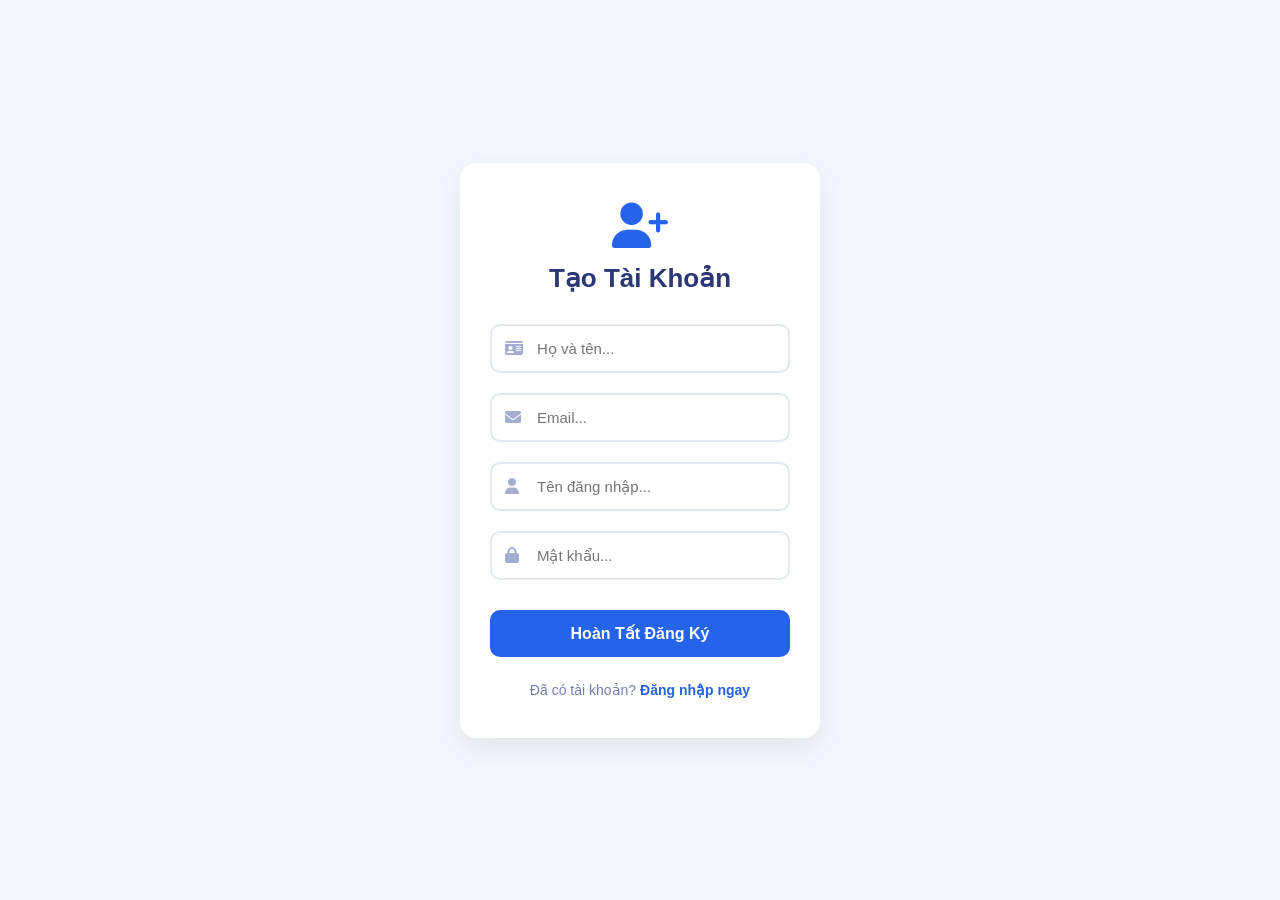
<file: register.html>
<!DOCTYPE html>
<html lang="vi">
<head>
    <meta charset="UTF-8">
    <meta name="viewport" content="width=device-width, initial-scale=1.0">
    <title>Đăng Ký - HẾT TIỀN CHƯA</title>
    <link rel="stylesheet" href="https://cdnjs.cloudflare.com/ajax/libs/font-awesome/6.4.0/css/all.min.css">
    <link rel="stylesheet" href="assets/css/login.css">
</head>
<body>
    <div class="login-container">
        <div class="login-card">
            <div class="login-header">
                <i class="fa-solid fa-user-plus"></i>
                <h2>Tạo Tài Khoản</h2>
            </div>
        
            <form id="formDangKy">
                <div class="input-group">
                    <i class="fa-solid fa-id-card"></i>
                    <input type="text" id="reg_fullname" placeholder="Họ và tên..." required>
                </div>
                <div class="input-group">
                    <i class="fa-solid fa-envelope"></i>
                    <input type="email" id="reg_email" placeholder="Email..." required>
                </div>
                <div class="input-group">
                    <i class="fa-solid fa-user"></i>
                    <input type="text" id="reg_username" placeholder="Tên đăng nhập..." required>
                </div>
                <div class="input-group">
                    <i class="fa-solid fa-lock"></i>
                    <input type="password" id="reg_password" placeholder="Mật khẩu..." required>
                </div>
                
                <button type="submit" class="btn-login" id="btnDangKy">
                    Hoàn Tất Đăng Ký
                </button>
            </form>
            
            <div class="toggle-forms">
                <p>Đã có tài khoản? <a href="login.html" class="link-text">Đăng nhập ngay</a></p>
            </div>
        </div>
    </div>
    
    <script src="assets/js/register.js"></script>
</body>
</html>
</file>
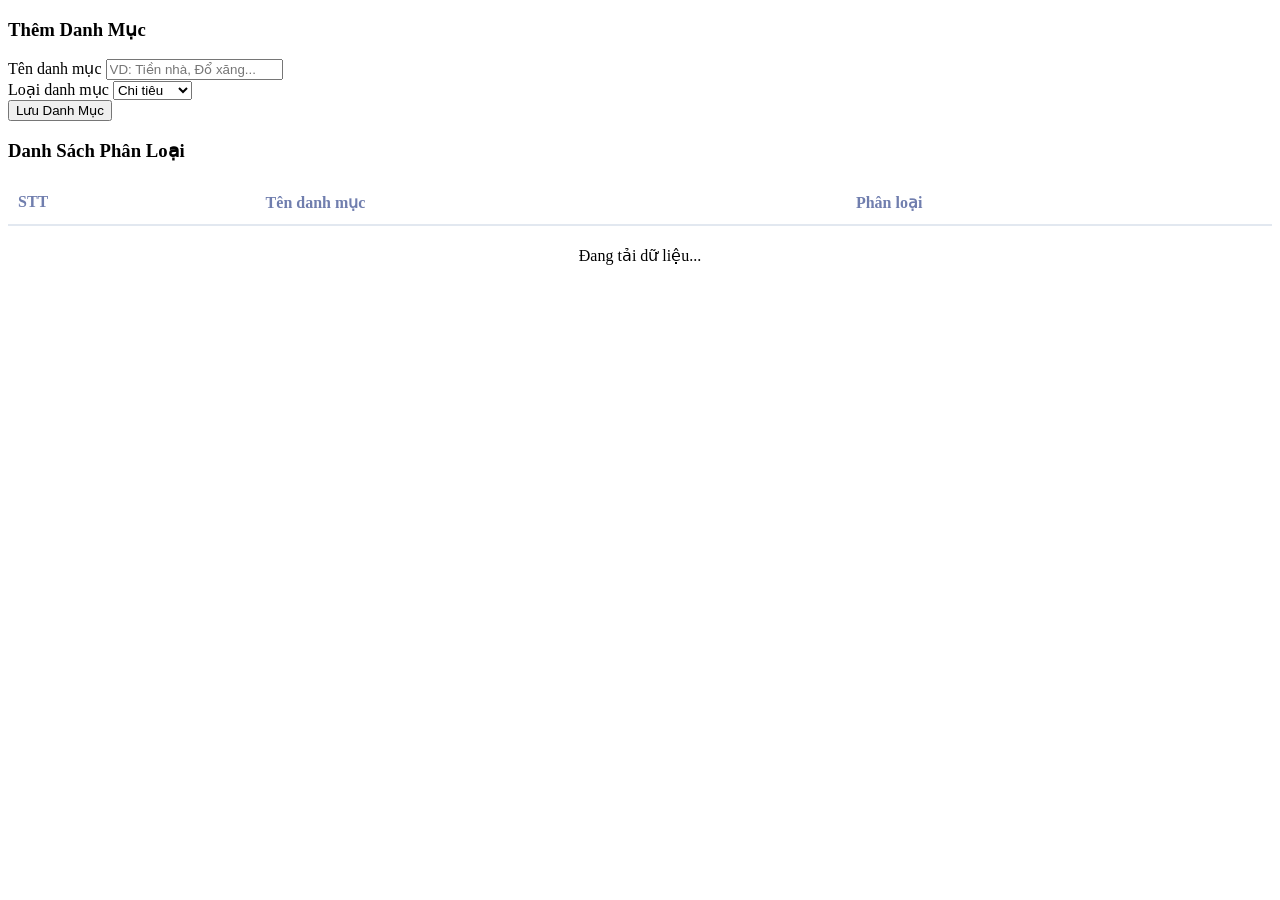
<file: views/danhmuc.html>
<!DOCTYPE html>
<html lang="en">
<head>
    <meta charset="UTF-8">
    <meta name="viewport" content="width=device-width, initial-scale=1.0">
    <title>Danh Mục</title>
</head>
<body>
    <div class="transaction-page">
        <div class="form-card">
            <h3><i class="fa-solid fa-folder-plus"></i> Thêm Danh Mục</h3>
            <form id="formDanhMuc">
                <div class="form-group">
                    <label>Tên danh mục</label>
                    <input type="text" id="tenDanhMuc" placeholder="VD: Tiền nhà, Đổ xăng..." autocomplete="off" required>
                </div>
                
                <div class="form-group">
                    <label>Loại danh mục</label>
                    <select id="loaiDanhMuc">
                        <option value="chi">Chi tiêu</option>
                        <option value="thu">Thu nhập</option>
                    </select>
                </div>

                <button type="submit" class="btn-submit"><i class="fa-solid fa-floppy-disk"></i> Lưu Danh Mục</button>
            </form>
        </div>

        <div class="table-card">
            <h3><i class="fa-solid fa-list"></i> Danh Sách Phân Loại</h3>
            
            <table style="width: 100%; border-collapse: collapse; margin-top: 15px;">
                <thead>
                    <tr style="border-bottom: 2px solid #e2e8f0; text-align: left; color: #707eae;">
                        <th style="padding: 12px 10px;">STT</th>
                        <th style="padding: 12px 10px;">Tên danh mục</th>
                        <th style="padding: 12px 10px;">Phân loại</th>
                    </tr>
                </thead>
                <tbody id="bangDanhMuc">
                    <tr>
                        <td colspan="3" style="text-align: center; padding: 20px;">Đang tải dữ liệu...</td>
                    </tr>
                </tbody>
            </table>
            
        </div>
    </div>
</body>
</html>
</file>
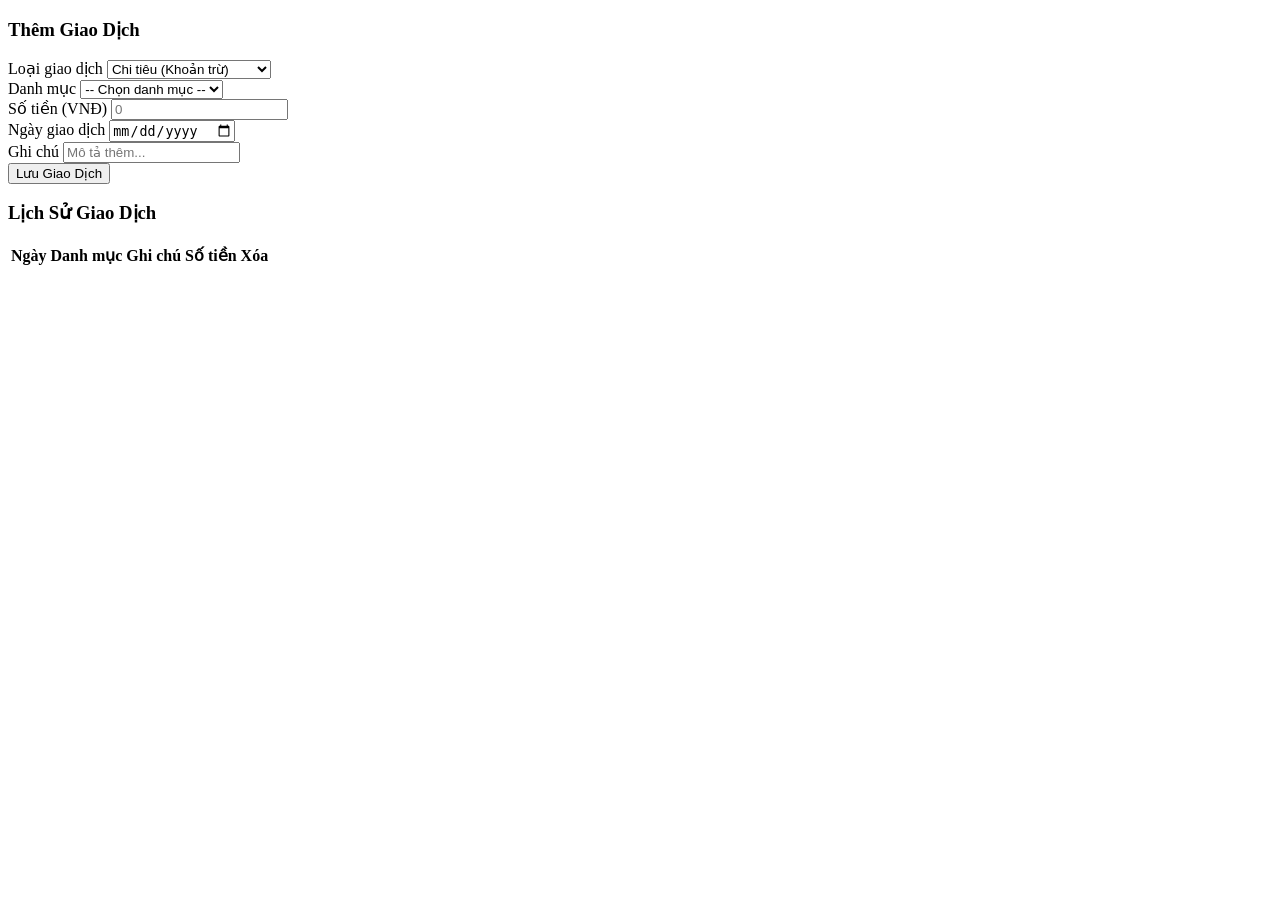
<file: views/giaodich.html>
<!DOCTYPE html>
<html lang="en">
<head>
    <meta charset="UTF-8">
    <meta name="viewport" content="width=device-width, initial-scale=1.0">
    <title>Document</title>
</head>
<body>
    <div class="transaction-page">
    <div class="form-card">
        <h3><i class="fa-solid fa-plus-circle"></i> Thêm Giao Dịch</h3>
        <form id="formGiaoDich">
            <div class="form-group">
                <label>Loại giao dịch</label>
                <select id="loaiGiaoDich">
                    <option value="chi">Chi tiêu (Khoản trừ)</option>
                    <option value="thu">Thu nhập (Khoản cộng)</option>
                </select>
            </div>
            
            <div class="form-group">
                <label>Danh mục</label>
                <select id="danhMucSelect" required>
                    <option value="">-- Chọn danh mục --</option>
                </select>
            </div>
            <div class="form-group">
                <label>Số tiền (VNĐ)</label>
                <input type="number" id="soTien" placeholder="0" min="1000" required>
            </div>

            <div class="form-group">
                <label>Ngày giao dịch</label>
                <input type="date" id="ngayGiaoDich" required>
            </div>

            <div class="form-group">
                <label>Ghi chú</label>
                <input type="text" id="ghiChu" placeholder="Mô tả thêm...">
            </div>

            <button type="submit" class="btn-submit"><i class="fa-solid fa-floppy-disk"></i> Lưu Giao Dịch</button>
        </form>
    </div>

    <div class="table-card">
        <h3><i class="fa-solid fa-clock-rotate-left"></i> Lịch Sử Giao Dịch</h3>
        <div class="table-responsive">
            <table class="data-table">
                <thead>
                    <tr>
                        <th>Ngày</th>
                        <th>Danh mục</th>
                        <th>Ghi chú</th>
                        <th>Số tiền</th>
                        <th>Xóa</th>
                    </tr>
                </thead>
                <tbody id="bangGiaoDich">
                    </tbody>
            </table>
        </div>
    </div>
</div>
</body>
</html>
</file>
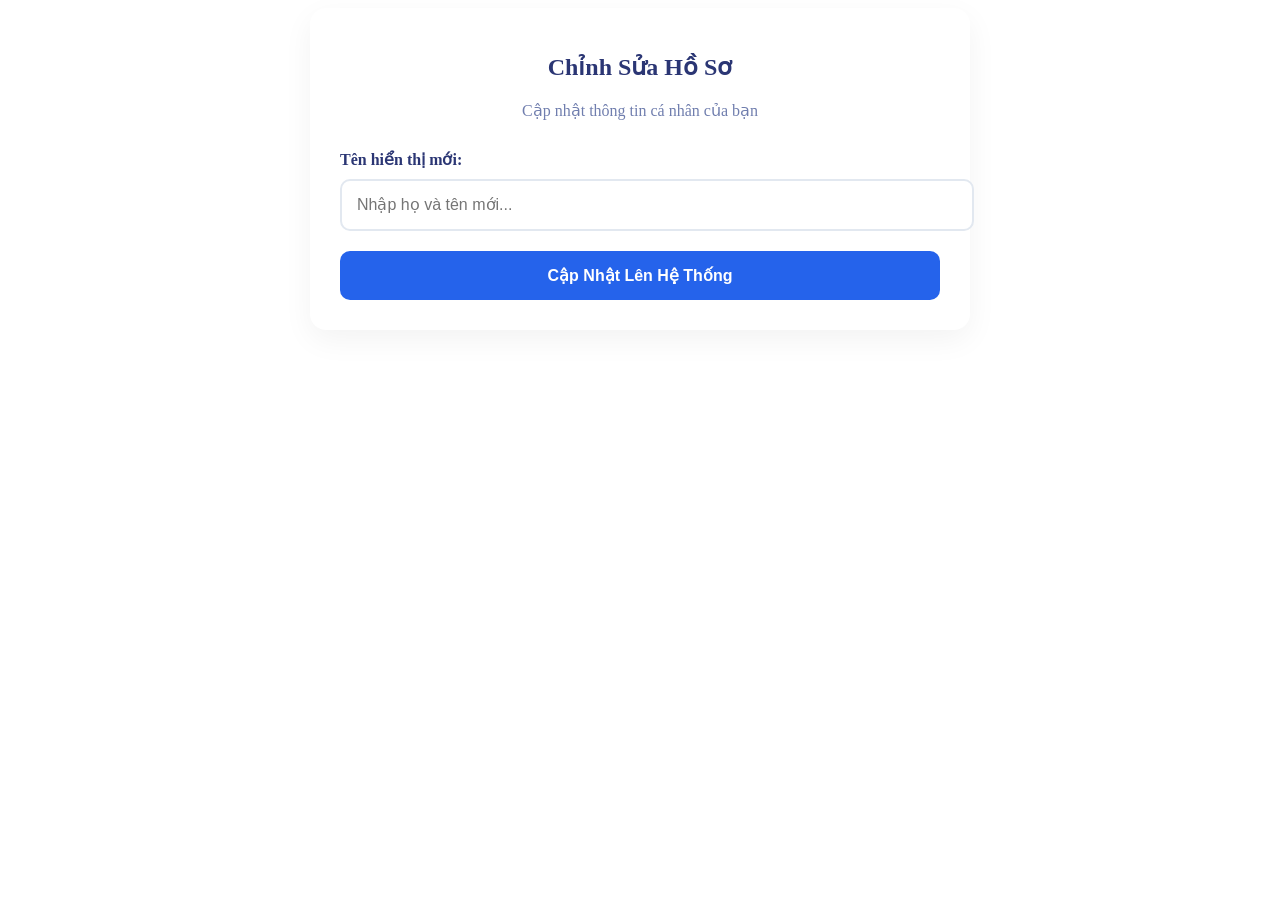
<file: views/hoso.html>
<!DOCTYPE html>
<html lang="en">
<head>
    <meta charset="UTF-8">
    <meta name="viewport" content="width=device-width, initial-scale=1.0">
    <title>Document</title>
</head>
<body>
    <div style="max-width: 600px; margin: 0 auto; background: #fff; padding: 30px; border-radius: 16px; box-shadow: 0 10px 30px rgba(0,0,0,0.05);">
    <div style="text-align: center; margin-bottom: 30px;">
        <i class="fa-solid fa-circle-user" style="font-size: 60px; color: #2563eb;"></i>
        <h2 style="color: #2b3674; margin-top: 15px;">Chỉnh Sửa Hồ Sơ</h2>
        <p style="color: #707eae;">Cập nhật thông tin cá nhân của bạn</p>
    </div>
    <div style="margin-bottom: 20px;">
        <label style="display: block; font-weight: bold; margin-bottom: 10px; color: #2b3674;">
            <i class="fa-solid fa-signature"></i> Tên hiển thị mới:
        </label>
        <input type="text" id="inputDoiTen" style="width: 100%; padding: 15px; border: 2px solid #e2e8f0; border-radius: 10px; outline: none; font-size: 16px;" placeholder="Nhập họ và tên mới...">
    </div>

    <button id="btnLuuHoSo" style="width: 100%; padding: 15px; border: none; border-radius: 10px; background: #2563eb; color: white; font-size: 16px; font-weight: bold; cursor: pointer; transition: 0.3s;">
        <i class="fa-solid fa-cloud-arrow-up"></i> Cập Nhật Lên Hệ Thống
    </button>
</div>
</body>
</html>
</file>
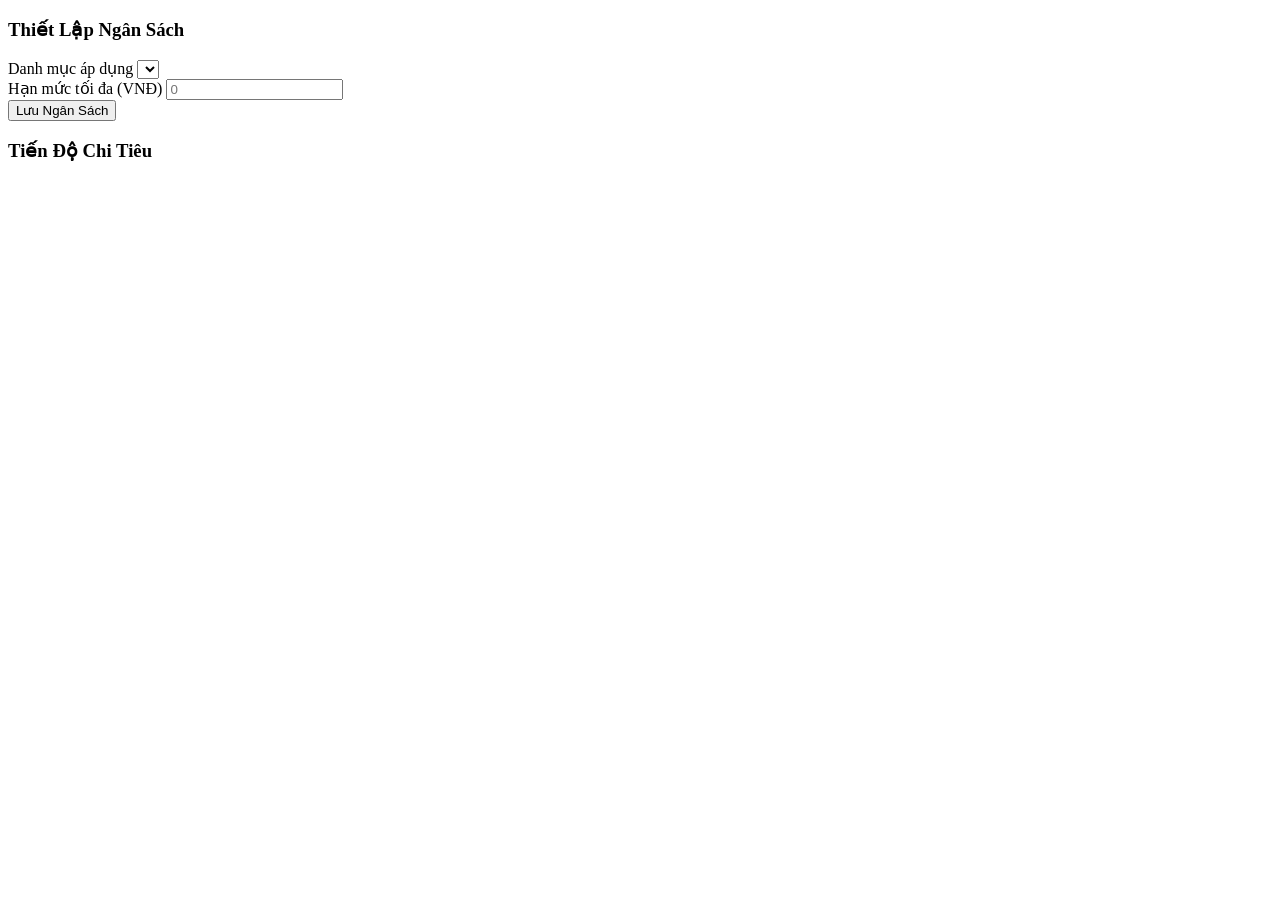
<file: views/ngansach.html>
<!DOCTYPE html>
<html lang="en">
<head>
    <meta charset="UTF-8">
    <meta name="viewport" content="width=device-width, initial-scale=1.0">
    <title>Document</title>
</head>
<body>
    <div class="transaction-page">
    <div class="form-card">
        <h3><i class="fa-solid fa-bullseye"></i> Thiết Lập Ngân Sách</h3>
        <form id="formNganSach">
            <div class="form-group">
                <label>Danh mục áp dụng</label>
                <select id="danhMucNganSachSelect" class="form-control" required>
                    </select>
            </div>
            
            <div class="form-group">
                <label>Hạn mức tối đa (VNĐ)</label>
                <input type="number" id="hanMuc" placeholder="0" min="1000" required>
            </div>

            <button type="submit" class="btn-submit"><i class="fa-solid fa-floppy-disk"></i> Lưu Ngân Sách</button>
        </form>
    </div>

    <div class="table-card">
        <h3><i class="fa-solid fa-chart-bar"></i> Tiến Độ Chi Tiêu</h3>
        <div id="danhSachNganSach" class="budget-list">
            </div>
    </div>
</div>
</body>
</html>
</file>
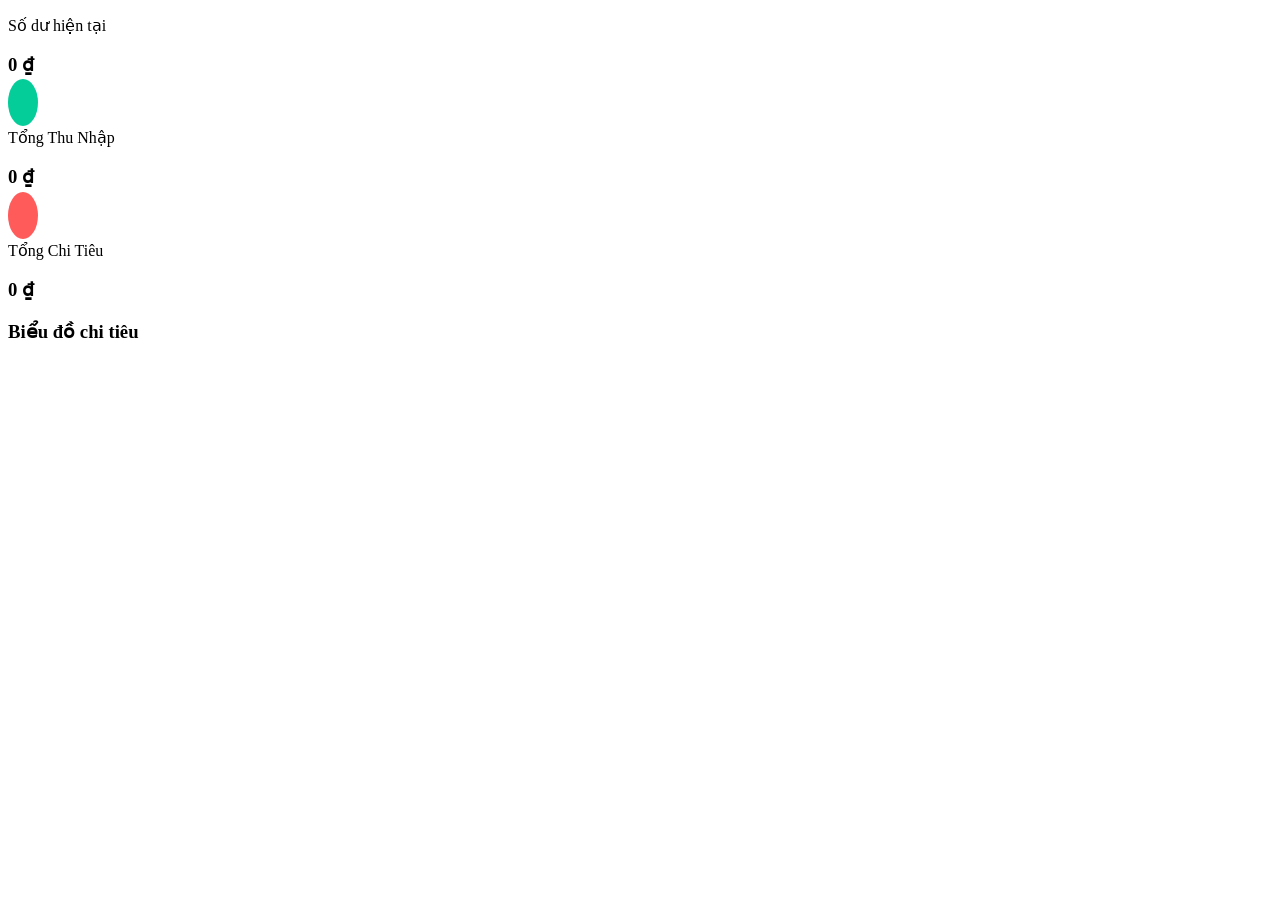
<file: views/tongquan.html>
<!DOCTYPE html>
<html lang="en">
<head>
    <meta charset="UTF-8">
    <meta name="viewport" content="width=device-width, initial-scale=1.0">
    <title>Document</title>
</head>
<body>
    <div class="dashboard-page">
    <div class="summary-cards">
        <div class="card balance">
            <div class="card-icon"><i class="fa-solid fa-wallet"></i></div>
            <div class="card-info">
                <p>Số dư hiện tại</p>
                <h3 id="tongSoDu">0 ₫</h3>
            </div>
        </div>
        
        <div class="card income">
            <div class="card-icon"><i class="fa-solid fa-arrow-trend-up" style="background: #05cd99; padding: 15px; border-radius: 50%; color: white;"></i></div>
            <div class="card-info">
                <p>Tổng Thu Nhập</p>
                <h3 id="tongThuHienThi">0 ₫</h3>
            </div>
        </div>

        <div class="card expense">
            <div class="card-icon"><i class="fa-solid fa-arrow-trend-down" style="background: #ff5b5b; padding: 15px; border-radius: 50%; color: white;"></i></div>
            <div class="card-info">
                <p>Tổng Chi Tiêu</p>
                <h3 id="tongChiHienThi">0 ₫</h3>
            </div>
        </div>
    </div>

    <div class="chart-container" style="margin-top: 20px;">
        <h3>Biểu đồ chi tiêu</h3>
        <div style="height: 300px;">
            <canvas id="bieuDoChiTieu"></canvas>
        </div>
    </div>
</div>
</body>
</html>
</file>
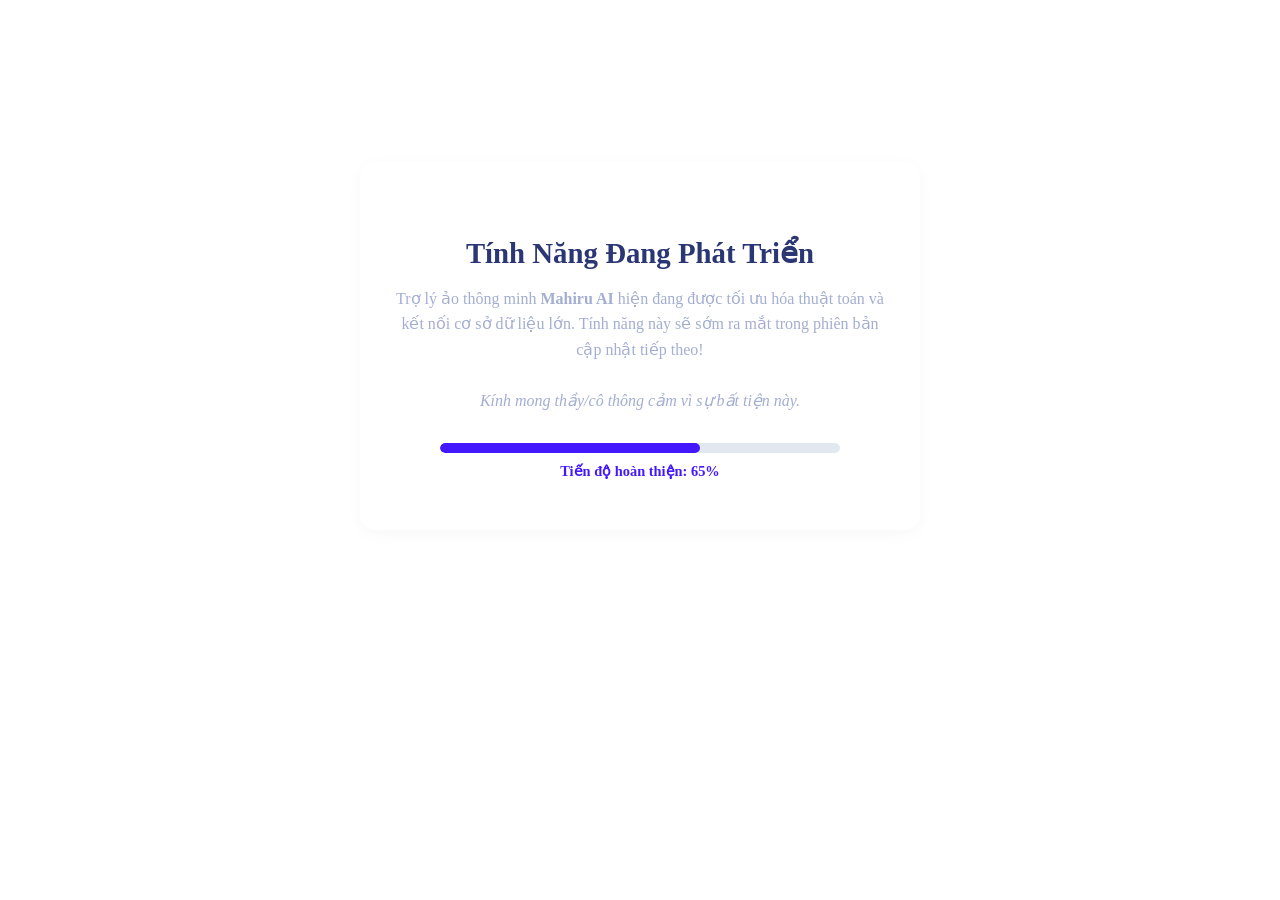
<file: views/trolyai.html>
<!DOCTYPE html>
<html lang="en">
<head>
    <meta charset="UTF-8">
    <meta name="viewport" content="width=device-width, initial-scale=1.0">
    <title>Document</title>
</head>
<body>
    <div class="ai-maintenance-page" style="display: flex; justify-content: center; align-items: center; height: 75vh;">
    <div class="maintenance-card" style="background: white; padding: 50px 30px; border-radius: 15px; box-shadow: 0 4px 15px rgba(0,0,0,0.03); text-align: center; max-width: 500px; width: 100%;">
        
        <div class="icon-box" style="margin-bottom: 25px;">
            <i class="fa-solid fa-screwdriver-wrench fa-bounce" style="font-size: 4rem; color: #4318ff;"></i>
        </div>
        
        <h2 style="color: #2b3674; font-size: 1.8rem; margin-bottom: 15px; font-weight: 700;">Tính Năng Đang Phát Triển</h2>
        
        <p style="color: #a3aed1; font-size: 1rem; line-height: 1.6; margin-bottom: 30px;">
            Trợ lý ảo thông minh <b>Mahiru AI</b> hiện đang được tối ưu hóa thuật toán và kết nối cơ sở dữ liệu lớn. Tính năng này sẽ sớm ra mắt trong phiên bản cập nhật tiếp theo!
            <br><br>
            <i>Kính mong thầy/cô thông cảm vì sự bất tiện này.</i>
        </p>
        
        <div class="progress-container" style="display: flex; flex-direction: column; align-items: center; gap: 10px;">
            <div class="progress-bg" style="width: 80%; height: 10px; background: #e2e8f0; border-radius: 5px; overflow: hidden;">
                <div class="progress-fill" style="width: 65%; height: 100%; background: #4318ff; border-radius: 5px;"></div>
            </div>
            <span style="color: #4318ff; font-weight: 700; font-size: 0.9rem;">Tiến độ hoàn thiện: 65%</span>
        </div>
        
    </div>
</div>
</body>
</html>
</file>
<file: assets/css/login.css>
/*GIAO DIỆN CHUNG CHO CẢ LOGIN VÀ REGISTER*/

* { 
    box-sizing: border-box; 
    margin: 0; 
    padding: 0; 
}

body { 
    font-family: 'Segoe UI', Tahoma, Geneva, Verdana, sans-serif; 
    background-color: #f4f7fe;
    display: flex; 
    justify-content: center; 
    align-items: center; 
    height: 100vh; 
}

.login-container { 
    width: 100%; 
    max-width: 400px; 
    padding: 20px; 
}

.login-card { 
    background: #ffffff; 
    padding: 40px 30px; 
    border-radius: 16px; 
    box-shadow: 0 10px 30px rgba(0, 0, 0, 0.08); 
}

.login-header { 
    text-align: center; 
    margin-bottom: 30px; 
}

.login-header h2 { 
    color: #2b3674; 
    margin-top: 15px; 
    font-size: 26px; 
    font-weight: bold;
}

.login-header i { 
    font-size: 45px; 
    color: #2563eb; 
}

.input-group { 
    position: relative; 
    margin-bottom: 20px; 
}

.input-group i { 
    position: absolute; 
    left: 15px; 
    top: 50%; 
    transform: translateY(-50%); 
    color: #a3aed1; 
}

.input-group input { 
    width: 100%; 
    padding: 14px 14px 14px 45px; 
    border: 2px solid #e2e8f0; 
    border-radius: 10px; 
    outline: none; 
    font-size: 15px; 
    transition: all 0.3s ease; 
}

.input-group input:focus { 
    border-color: #2563eb; 
    box-shadow: 0 0 0 3px rgba(5, 205, 153, 0.2);
}

.btn-login { 
    width: 100%; 
    padding: 14px; 
    border: none; 
    border-radius: 10px; 
    color: white; 
    background: #2563eb; 
    font-size: 16px; 
    font-weight: bold; 
    cursor: pointer; 
    transition: all 0.3s ease; 
    margin-top: 10px;
}

.btn-login:hover { 
    background: #2563eb; 
    box-shadow: 0 6px 15px rgba(5, 205, 153, 0.3); 
    transform: translateY(-1px);
}

.btn-login:disabled { 
    background: #a5d6c8; 
    cursor: not-allowed; 
    transform: none;
    box-shadow: none;
}

.toggle-forms { 
    text-align: center; 
    margin-top: 25px; 
    font-size: 14px; 
    color: #707eae;
}

.link-text { 
    color: #2563eb; 
    font-weight: bold; 
    text-decoration: none; 
    transition: 0.3s;
}

.link-text:hover {
    text-decoration: underline;
    color: #2563eb;
}
</file>
